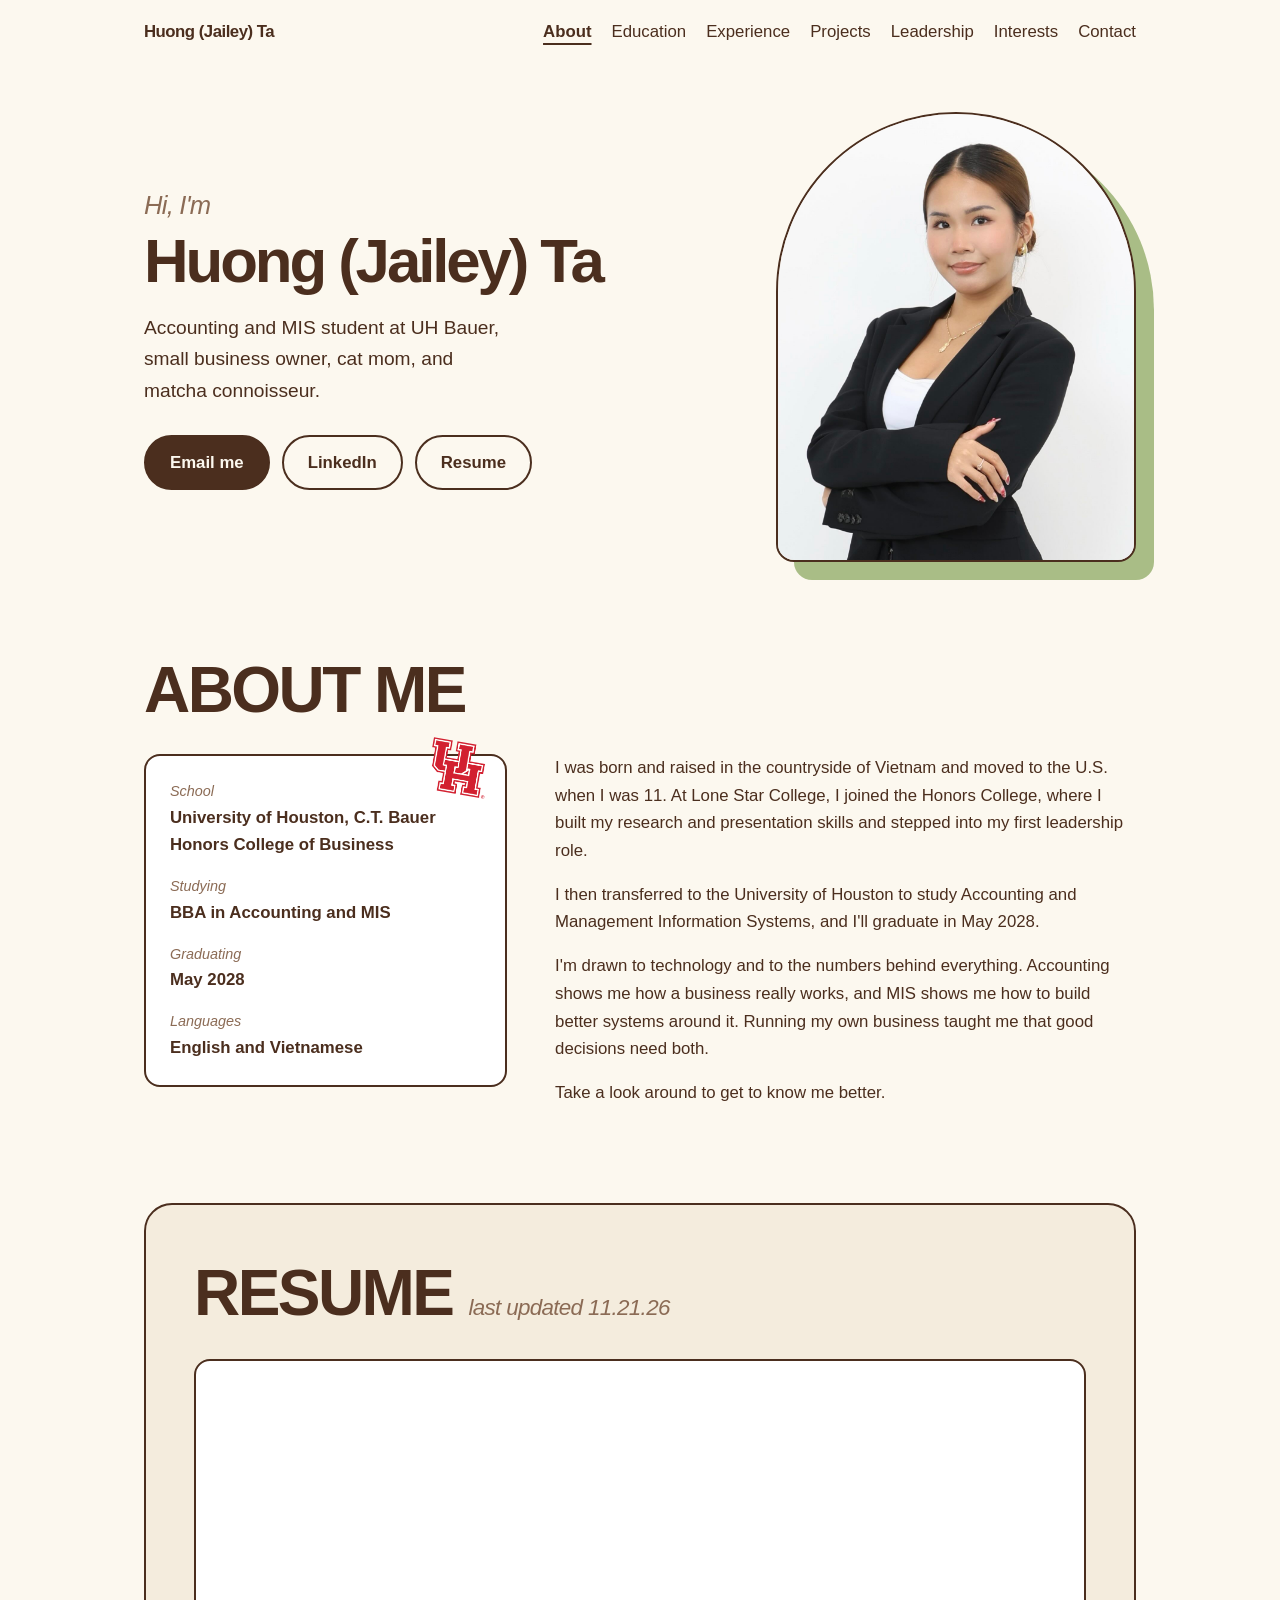
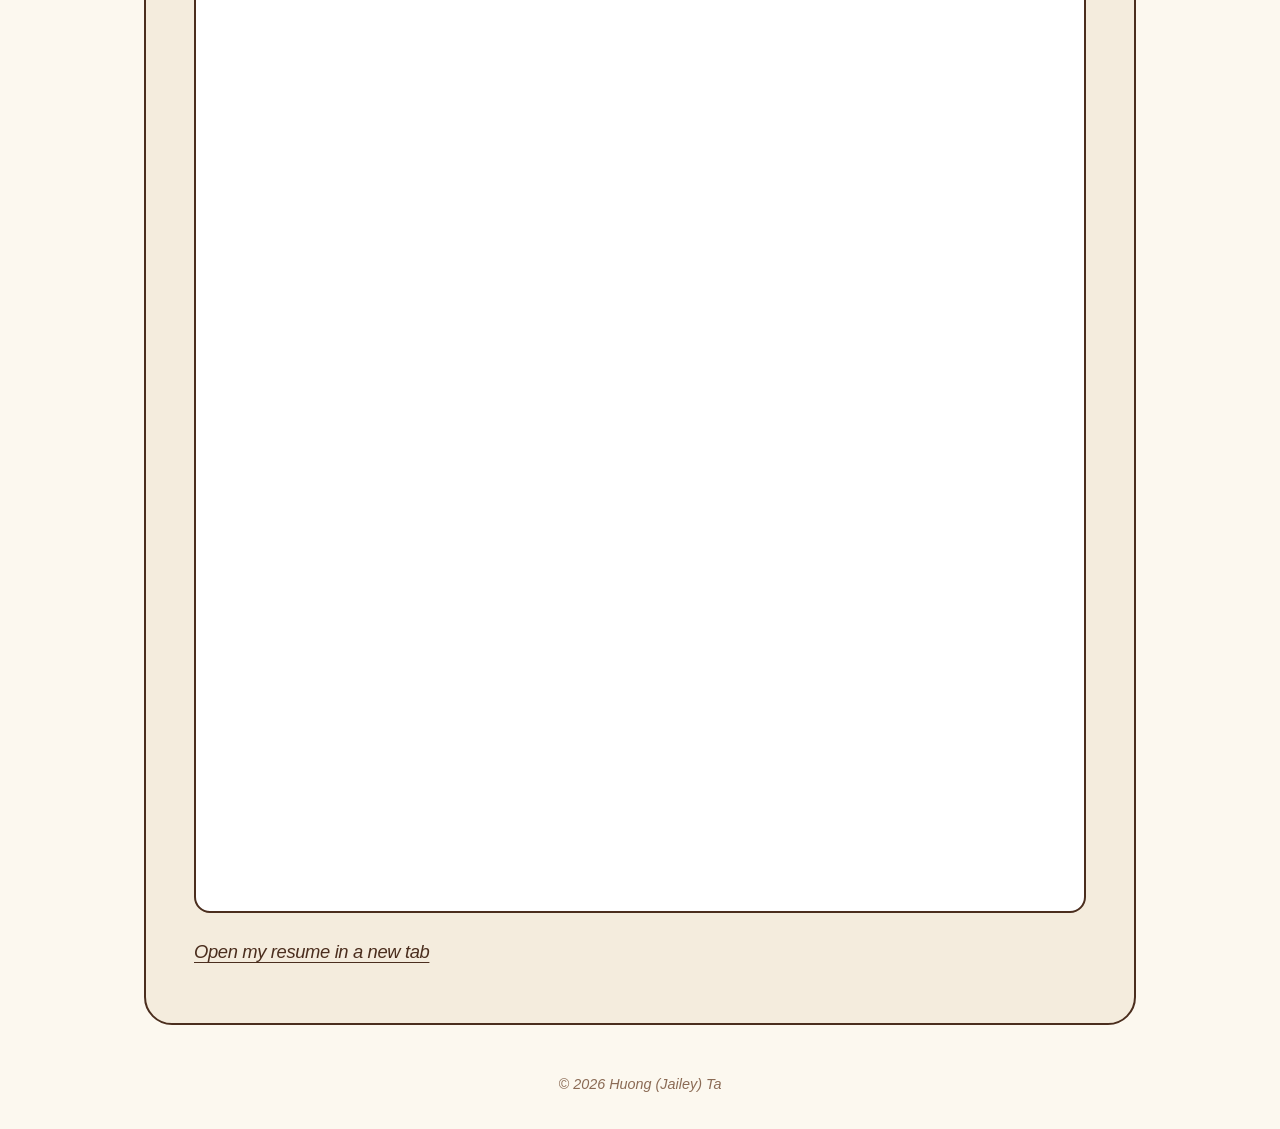
<file: index.html>
<!DOCTYPE html>
<html lang="en">
<head>
  <meta charset="UTF-8">
  <meta name="viewport" content="width=device-width, initial-scale=1">
  <title>Huong (Jailey) Ta</title>
  <link rel="stylesheet" href="style.css">
</head>
<body>

  <!-- ========== TOP MENU (stays at the top, hides when scrolling down) ========== -->
  <header class="topbar" id="topbar">
    <nav class="wrap">
      <a class="logo" href="#">Huong (Jailey) Ta</a>
      <div class="links">
        <a href="#about">About</a>
        <a href="#education">Education</a>
        <a href="#experience">Experience</a>
        <a href="#projects">Projects</a>
        <a href="#leadership">Leadership</a>
        <a href="#interests">Interests</a>
        <!-- GALLERY IS HIDDEN FOR NOW. To bring back the "Personal" dropdown with Gallery,
             delete the Interests line above and remove the comment marks around this block:
        <div class="dropdown">
          <button class="drop-btn" type="button" aria-haspopup="true">Personal <span aria-hidden="true">▾</span></button>
          <div class="drop-menu">
            <div class="drop-box">
              <a href="#interests">Interests</a>
              <a href="#gallery">Gallery</a>
            </div>
          </div>
        </div>
        -->
        <a href="#contact">Contact</a>
      </div>
    </nav>
  </header>

  <main class="wrap">

    <!-- ========== HOME (name + photo) ========== -->
    <div class="hero" id="home">
      <div class="hero-name">
        <p class="sub">Hi, I'm</p>
        <h1>Huong (Jailey) Ta</h1>
      </div>

      <!-- PHOTO: save your headshot as headshot.jpg in your portfolio folder -->
      <div class="portrait">
        <div class="pic">
          Your photo here
          <img src="headshot.jpg" alt="Huong (Jailey) Ta" onerror="this.remove()">
        </div>
      </div>

      <div class="hero-text">
        <p class="intro">Accounting and MIS student at UH Bauer, small business owner, cat mom, and matcha connoisseur.</p>
        <div class="actions">
          <a class="btn primary" href="mailto:huongjaileyta@gmail.com">Email me</a>
          <a class="btn" href="https://www.linkedin.com/in/huongjaileyta" target="_blank">LinkedIn</a>
          <a class="btn" href="resume.pdf" target="_blank">Resume</a>
        </div>
      </div>
    </div>

    <!-- ========== ABOUT ========== -->
    <section id="about">
      <div class="head">
        <h2>About me</h2>
      </div>
      <div class="about">
        <div class="facts">
          <img class="facts-logo" src="uh-logo.png" alt="University of Houston logo">
          <dl>
            <dt>School</dt>
            <dd>University of Houston, C.T. Bauer Honors College of Business</dd>
            <dt>Studying</dt>
            <dd>BBA in Accounting and MIS</dd>
            <dt>Graduating</dt>
            <dd>May 2028</dd>
            <dt>Languages</dt>
            <dd>English and Vietnamese</dd>
          </dl>
        </div>
        <div>
          <p>I was born and raised in the countryside of Vietnam and moved to the U.S. when I was 11. At Lone Star College, I joined the Honors College, where I built my research and presentation skills and stepped into my first leadership role.</p>
          <p>I then transferred to the University of Houston to study Accounting and Management Information Systems, and I'll graduate in May 2028.</p>
          <p>I'm drawn to technology and to the numbers behind everything. Accounting shows me how a business really works, and MIS shows me how to build better systems around it. Running my own business taught me that good decisions need both.</p>
          <p>Take a look around to get to know me better.</p>
        </div>
      </div>
    </section>

    <!-- ========== RESUME (shows on the first page under About) ==========
         To update: replace resume.pdf in your portfolio folder and change the date below. -->
    <section id="resume">
      <div class="head">
        <h2>Resume</h2>
        <span class="sub">last updated 11.21.26</span>
      </div>
      <div class="resume-frame">
        <iframe src="resume.pdf#view=FitH" title="Huong (Jailey) Ta resume"></iframe>
      </div>
      <a class="text-link" href="resume.pdf" target="_blank">Open my resume in a new tab</a>
    </section>

    <!-- ========== EDUCATION AND HONORS ========== -->
    <section id="education">
      <div class="head">
        <h2>Education and honors</h2>
      </div>

      <div class="entry">
        <div>
          <h3>University of Houston</h3>
          <p class="role">C.T. Bauer Honors College of Business</p>
          <p class="date">Expected May 2028</p>
        </div>
        <ul>
          <li>BBA in Accounting and Management Information Systems</li>
          <li>Member of Beta Alpha Psi and MISSO</li>
        </ul>
      </div>

      <div class="entry">
        <div>
          <h3>Lone Star College</h3>
          <p class="role">Associate of Arts in Business</p>
          <p class="date">May 2026</p>
        </div>
        <ul>
          <li>Honors College Fellow, International Track</li>
          <li>GPA: 3.8</li>
        </ul>
      </div>

      <div class="entry">
        <div>
          <h3>Universitat Autònoma de Barcelona</h3>
          <p class="role">Study abroad, Barcelona and Girona, Spain</p>
          <p class="date">May – June 2026</p>
        </div>
        <ul>
          <li>Selected as one of 26 students from the Lone Star College Honors College</li>
          <li>Completed Catalan Language (beginner, 8 credits) and Art and Architecture: Modernisme (11 credits)</li>
          <li>Spent 10 days exploring Catalan culture, food, traditions, and Gaudí's architecture</li>
        </ul>
      </div>

      <div class="entry">
        <div>
          <h3>Awards</h3>
        </div>
        <ul>
          <li>Student Research Award, 1st place, 2026</li>
          <li>Chancellor's Fellow Scholarship, 2024 – 2026</li>
        </ul>
      </div>

      <div class="entry">
        <div>
          <h3>Certifications</h3>
        </div>
        <ul>
          <li>Google Data Foundation</li>
          <li>Microsoft Azure Foundation</li>
        </ul>
      </div>
    </section>

    <!-- ========== EXPERIENCE ========== -->
    <section id="experience">
      <div class="head">
        <h2>Experience</h2>
      </div>

      <div class="entry">
        <div>
          <h3>Jailey's Artistry</h3>
          <p class="role">Owner</p>
          <p class="date">Oct 2023 – Present</p>
        </div>
        <ul>
          <li>Run a service business serving 20+ clients a month, including scheduling and daily operations</li>
          <li>Set pricing, marketing, and client-retention strategies to grow revenue</li>
          <li>Track revenue, expenses, and cash flow to budget, watch profitability, and keep accurate records</li>
        </ul>
      </div>

      <div class="entry">
        <div>
          <h3>The Bep Teahouse</h3>
          <p class="role">Manager</p>
          <p class="date">Apr 2023 – Sep 2026</p>
        </div>
        <ul>
          <li>Led 10+ staff per shift and oversaw daily operations</li>
          <li>Recruited, trained, and onboarded new hires within two weeks</li>
          <li>Monitored inventory and product usage to control costs and prevent shortages</li>
        </ul>
      </div>

    </section>

    <!-- ========== PROJECTS ========== -->
    <section id="projects">
      <div class="head">
        <h2>Projects</h2>
      </div>
      <div class="cards">

        <div class="card">
          <span class="pill">In development</span>
          <h3>bloomifi</h3>
          <p class="where">Founder</p>
          <p>A mobile-first money app for independent beauty pros like lash techs, nail artists, and estheticians.</p>
          <ul>
            <li>Planned the first version: manual entry and file import first, bank linking later</li>
            <li>Mapped a 12-week plan ending in a private beta with 10 to 20 users</li>
          </ul>
        </div>

        <div class="card">
          <span class="pill">Case competition</span>
          <h3>Pariveda Consulting Case Competition</h3>
          <p class="where">Pariveda Consulting x MISSO x BCO</p>
          <p>Our team designed an app to help a food distribution organization run more smoothly.</p>
          <ul>
            <li>A better scheduling system for volunteers</li>
            <li>Supply tracking so staff can quickly check what's in stock</li>
            <li>Pickup scheduling for families</li>
            <li>A map feature to find the nearest food distribution center</li>
          </ul>
        </div>

        <div class="card">
          <span class="pill">Nov 2026</span>
          <h3>Keep the Diesel Flowing</h3>
          <p class="where">Phillips 66 Case Competition, UH</p>
          <ul>
            <li>Analyzed financial and operational data on diesel shortages across six gas stations</li>
            <li>Ran a cost analysis to test whether each solution was financially feasible</li>
            <li>Presented our solution to Phillips 66 judges</li>
          </ul>
        </div>

        <div class="card">
          <span class="pill">Nov 2025</span>
          <h3>Harvesting Consequences</h3>
          <p class="where">Macroeconomics Honors research, Lone Star College</p>
          <ul>
            <li>Studied how U.S. immigration policies reshaped agricultural labor</li>
            <li>Compared labor trends, market prices, and policy changes across farm sectors</li>
            <li>Presented at GCIC Fall 2025 and the International Education Symposium</li>
          </ul>
        </div>


        <div class="card">
          <span class="pill">Mar 2025</span>
          <h3>Breaking Bonds</h3>
          <p class="where">Microeconomics Honors research, Lone Star College</p>
          <ul>
            <li>Studied how the U.S.-China trade conflict rippled through global markets, including farm exports</li>
            <li>Looked at what the conflict means for trade policy</li>
            <li>Presented at the Great Plains Honors Council Conference at the University of North Texas</li>
          </ul>
        </div>

        <div class="card">
          <span class="pill">2026</span>
          <h3>Art as Capital</h3>
          <p class="where">Honors research, Lone Star College</p>
          <ul>
            <li>Researched the Rockefeller Center mural controversy and the role of money in art</li>
            <li>Won 1st place in the Student Research Award</li>
            <li>Nominated to present at HURD, Spring 2026</li>
          </ul>
        </div>

      </div>
    </section>

    <!-- ========== LEADERSHIP ========== -->
    <section id="leadership">
      <div class="head">
        <h2>Leadership and involvement</h2>
      </div>

      <div class="entry">
        <div>
          <h3>Beta Alpha Psi</h3>
          <p class="role">Member</p>
          <p class="date">Aug 2026 – Present</p>
        </div>
        <ul>
          <li>Join professional development, networking, and accounting events with industry professionals</li>
          <li>Take part in service and career-building activities</li>
        </ul>
      </div>

      <div class="entry">
        <div>
          <h3>MISSO</h3>
          <p class="role">Member</p>
          <p class="date">Aug 2026 – Present</p>
        </div>
        <ul>
          <li>Attend workshops and meetings to explore MIS career paths</li>
          <li>Network with employers through MISSO partnerships</li>
        </ul>
      </div>

      <div class="entry">
        <div>
          <h3>The Honors College at Lone Star College</h3>
          <p class="role">Lead and Social Media Specialist</p>
          <p class="date">Jan 2025 – May 2026</p>
        </div>
        <ul>
          <li>Led and mentored 15 Honors students and coordinated workshops and events</li>
          <li>Managed social media content for Honors initiatives</li>
          <li>Gave 40+ hours of community service through campus events</li>
        </ul>
      </div>
    </section>

    <!-- ========== INTERESTS ==========
         Change any text below to make it yours. To add an interest, copy one <div class="interest"> block. -->
    <section id="interests">
      <div class="head">
        <h2>Interests</h2>
      </div>

      <div class="currently">
        <div>
          <p class="label">Currently building</p>
          <p class="value">bloomifi, a money app for beauty pros</p>
        </div>
        <div>
          <p class="label">Currently learning</p>
          <p class="value">HTML and CSS, by coding this site</p>
        </div>
        <div>
          <p class="label">Currently sipping</p>
          <p class="value">Matcha, always</p>
        </div>
      </div>

      <div class="interest-grid">
        <div class="interest">
          <h3>Weightlifting</h3>
          <p>Lifting keeps me disciplined and clear-headed. I've even looked into competing.</p>
        </div>
        <div class="interest">
          <h3>Matcha</h3>
          <p>From ceremonial grades to first harvests, I love tasting and sourcing good matcha.</p>
        </div>
        <div class="interest">
          <h3>Reading</h3>
          <p>Self-growth, philosophy, and a good thriller.</p>
          <a class="card-link" href="books.html">See what I've read</a>
        </div>
        <div class="interest">
          <h3>Travel</h3>
          <p>Most recently Barcelona and Girona, Spain, where I studied Catalan and Gaudí's architecture.</p>
        </div>
        <div class="interest">
          <h3>Hiking</h3>
          <p>My favorite way to reset and get outside.</p>
        </div>
        <div class="interest">
          <h3>Poetry</h3>
          <p>I love how a poem can say so much in just a few lines.</p>
        </div>
        <div class="interest">
          <h3>Design</h3>
          <p>I love making things look good, including this website, which I coded myself.</p>
        </div>
        <div class="interest">
          <h3>Cat mom</h3>
          <p>Proud cat mom. Ask me for pictures.</p>
        </div>
      </div>
    </section>

    <!-- GALLERY IS HIDDEN FOR NOW. To bring it back, delete this line and the matching one below.
    <!~~ ========== GALLERY ==========
         1. Save photos as gallery1.jpg, gallery2.jpg, and so on in your portfolio folder.
         2. Write each photo's description inside its <figcaption>. It shows when you hover.
         3. To add more photos, copy one whole <figure> ... </figure> block and change the number. ~~>
    <section id="gallery">
      <div class="head">
        <h2>Gallery</h2>
      </div>
      <div class="gallery">
        <figure class="pic" tabindex="0">
          Photo 1
          <img src="gallery1.jpg" alt="" onerror="this.remove()">
          <figcaption>Write a description for photo 1</figcaption>
        </figure>
        <figure class="pic" tabindex="0">
          Photo 2
          <img src="gallery2.jpg" alt="" onerror="this.remove()">
          <figcaption>Write a description for photo 2</figcaption>
        </figure>
        <figure class="pic" tabindex="0">
          Photo 3
          <img src="gallery3.jpg" alt="" onerror="this.remove()">
          <figcaption>Write a description for photo 3</figcaption>
        </figure>
        <figure class="pic" tabindex="0">
          Photo 4
          <img src="gallery4.jpg" alt="" onerror="this.remove()">
          <figcaption>Write a description for photo 4</figcaption>
        </figure>
        <figure class="pic" tabindex="0">
          Photo 5
          <img src="gallery5.jpg" alt="" onerror="this.remove()">
          <figcaption>Write a description for photo 5</figcaption>
        </figure>
        <figure class="pic" tabindex="0">
          Photo 6
          <img src="gallery6.jpg" alt="" onerror="this.remove()">
          <figcaption>Write a description for photo 6</figcaption>
        </figure>
      </div>
    </section>
    END OF HIDDEN GALLERY -->

    <!-- ========== CONTACT ========== -->
    <section class="contact" id="contact">
    <h2>Let's connect</h2>
    <p>I'm open to accounting, audit, and tech internships. Email is the fastest way to reach me.</p>
    <div class="actions">
      <a class="btn primary" href="mailto:huongjaileyta@gmail.com">huongjaileyta@gmail.com</a>
      <a class="btn" href="https://www.linkedin.com/in/huongjaileyta" target="_blank">LinkedIn</a>
      <a class="btn" href="resume.pdf" target="_blank">Resume</a>
    </div>
    </section>
  </main>

  <footer>© 2026 Huong (Jailey) Ta</footer>

  <script>
    const bar = document.getElementById('topbar');
    const home = document.getElementById('home');
    const sections = [...document.querySelectorAll('main > section')];
    const menuLinks = [...document.querySelectorAll('.links a')];

    // Show one section at a time. The menu links change the address (#about, #projects...)
    // and this shows the matching section.
    function showSection() {
      // The first page (photo + About + Resume) shows when nothing is picked or "About" is clicked
      const firstPage = ['about', 'resume'];
      const id = location.hash.slice(1);
      const picked = sections.find(sec => sec.id === id && !firstPage.includes(id));
      sections.forEach(sec => sec.hidden = picked ? sec !== picked : !firstPage.includes(sec.id));
      home.hidden = Boolean(picked);
      const activeId = picked ? picked.id : 'about';
      menuLinks.forEach(link => link.classList.toggle('active', link.getAttribute('href') === '#' + activeId));
      const dropBtn = document.querySelector('.drop-btn');
      if (dropBtn) dropBtn.classList.toggle('active', ['interests', 'gallery'].includes(activeId));
      if (document.activeElement) document.activeElement.blur();
      requestAnimationFrame(() => {
        window.scrollTo(0, 0);
        bar.classList.remove('hide');
      });
    }
    window.addEventListener('hashchange', showSection);
    window.addEventListener('load', showSection);
    showSection();

    // Hide the menu when scrolling down, bring it back when scrolling up
    let lastY = window.scrollY;
    window.addEventListener('scroll', () => {
      const y = window.scrollY;
      bar.classList.toggle('hide', y > lastY && y > 80);
      bar.classList.toggle('scrolled', y > 10);
      lastY = y;
    }, { passive: true });
  </script>
</body>
</html>
</file>
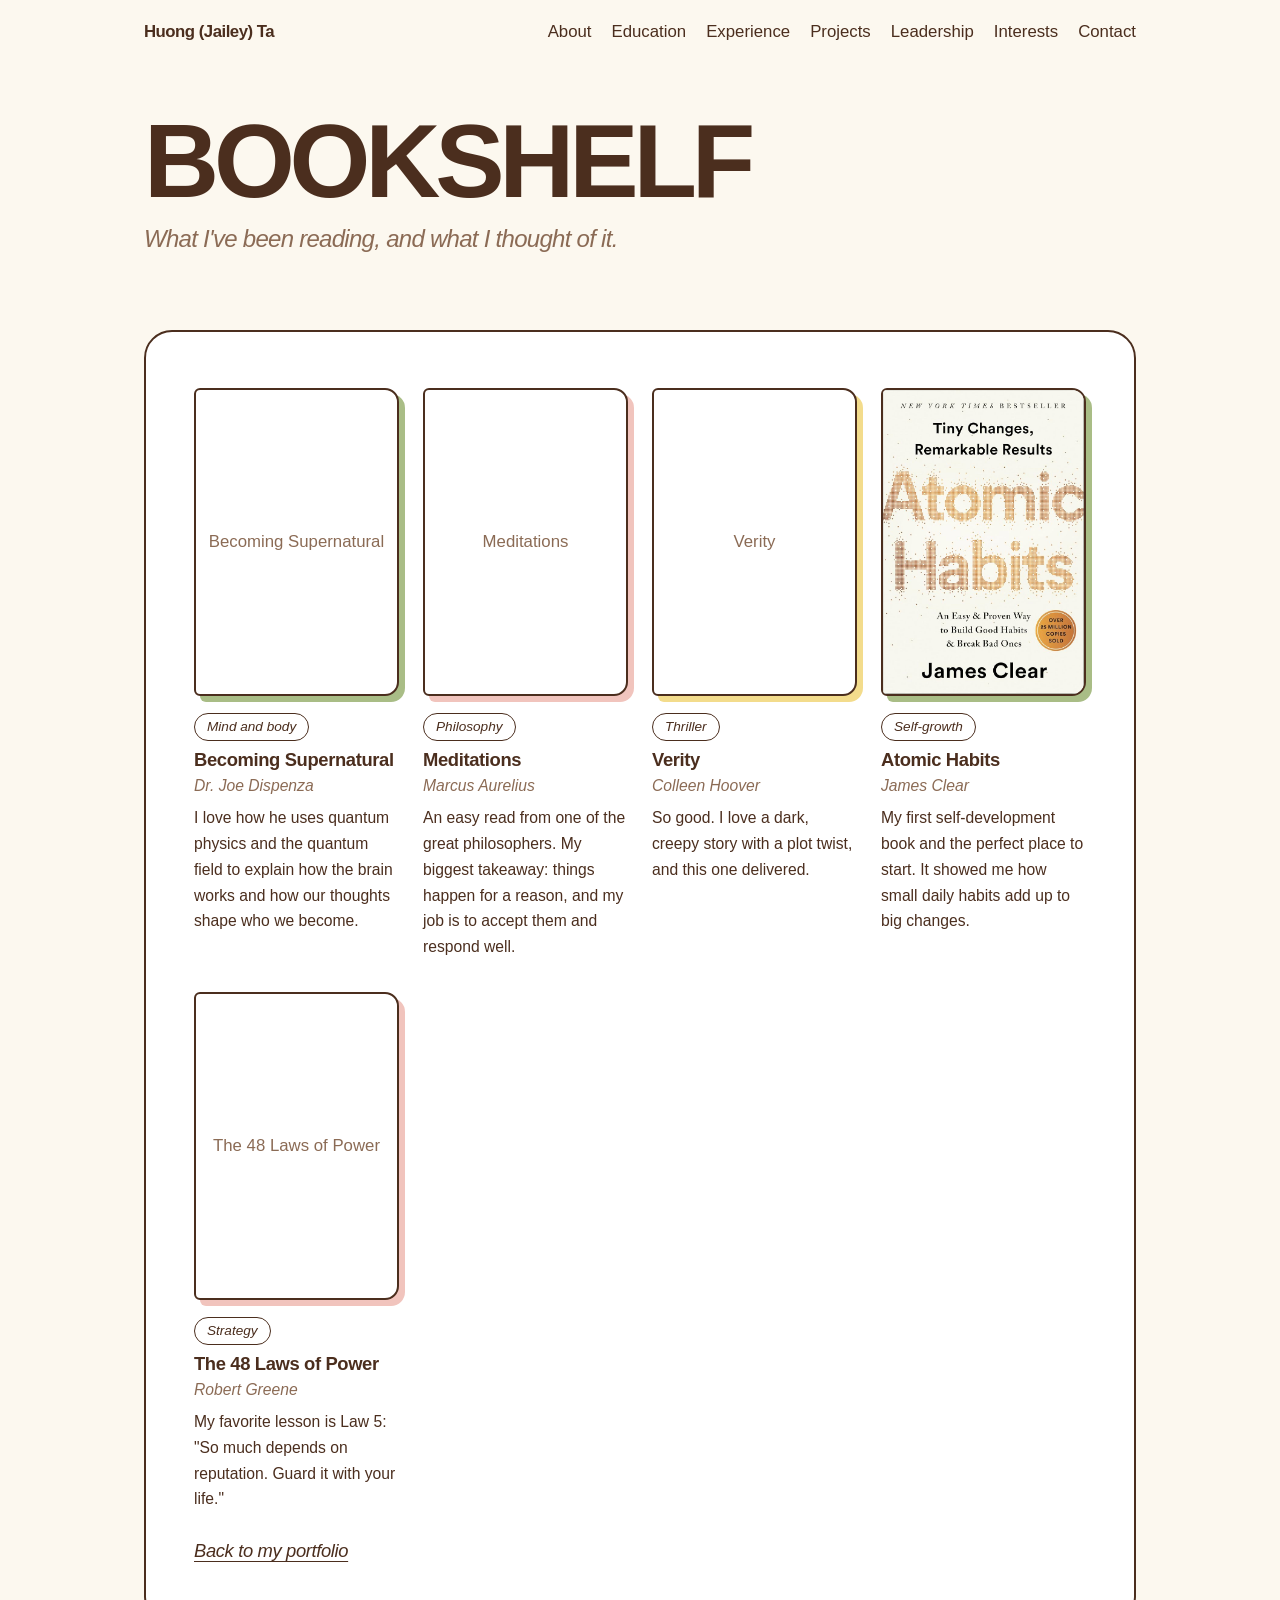
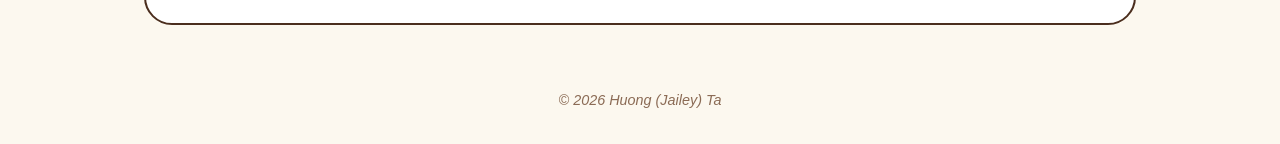
<file: books.html>
<!DOCTYPE html>
<html lang="en">
<head>
  <meta charset="UTF-8">
  <meta name="viewport" content="width=device-width, initial-scale=1">
  <title>Bookshelf | Huong (Jailey) Ta</title>
  <link rel="stylesheet" href="style.css">
</head>
<body>

  <!-- ========== TOP MENU (stays at the top, hides when scrolling down) ========== -->
  <header class="topbar" id="topbar">
    <nav class="wrap">
      <a class="logo" href="index.html">Huong (Jailey) Ta</a>
      <div class="links">
        <a href="index.html#about">About</a>
        <a href="index.html#education">Education</a>
        <a href="index.html#experience">Experience</a>
        <a href="index.html#projects">Projects</a>
        <a href="index.html#leadership">Leadership</a>
        <a href="index.html#interests">Interests</a>
        <!-- GALLERY IS HIDDEN FOR NOW. To bring back the "Personal" dropdown with Gallery,
             delete the Interests line above and remove the comment marks around this block:
        <div class="dropdown">
          <button class="drop-btn" type="button" aria-haspopup="true">Personal <span aria-hidden="true">▾</span></button>
          <div class="drop-menu">
            <div class="drop-box">
              <a href="index.html#interests">Interests</a>
              <a href="index.html#gallery">Gallery</a>
            </div>
          </div>
        </div>
        -->
        <a href="index.html#contact">Contact</a>
      </div>
    </nav>
  </header>


  <div class="wrap">


    <header class="page-head">
      <h1>Bookshelf</h1>
      <p class="sub">What I've been reading, and what I thought of it.</p>
    </header>

    <!-- ========== BOOKS ==========
         For each book:
         1. Covers load from Open Library (a free online book library). To use your own picture instead,
            save it in your portfolio folder and change src="..." to the file name, like src="book1.jpg".
         2. Change the title, author, and your note.
         3. To add a book, copy one whole <figure class="book"> ... </figure> block. -->
    <section>
      <div class="shelf">

        <figure class="book">
          <div class="cover">Becoming Supernatural<img src="https://covers.openlibrary.org/b/isbn/9781401953096-L.jpg?default=false" alt="Cover of Becoming Supernatural" onerror="this.remove()"></div>
          <span class="pill">Mind and body</span>
          <h3>Becoming Supernatural</h3>
          <p class="author">Dr. Joe Dispenza</p>
          <p>I love how he uses quantum physics and the quantum field to explain how the brain works and how our thoughts shape who we become.</p>
        </figure>

        <figure class="book">
          <div class="cover">Meditations<img src="https://covers.openlibrary.org/b/isbn/0812968255-L.jpg?default=false" alt="Cover of Meditations" onerror="this.remove()"></div>
          <span class="pill">Philosophy</span>
          <h3>Meditations</h3>
          <p class="author">Marcus Aurelius</p>
          <p>An easy read from one of the great philosophers. My biggest takeaway: things happen for a reason, and my job is to accept them and respond well.</p>
        </figure>

        <figure class="book">
          <div class="cover">Verity<img src="https://covers.openlibrary.org/b/isbn/9781538724736-L.jpg?default=false" alt="Cover of Verity" onerror="this.remove()"></div>
          <span class="pill">Thriller</span>
          <h3>Verity</h3>
          <p class="author">Colleen Hoover</p>
          <p>So good. I love a dark, creepy story with a plot twist, and this one delivered.</p>
        </figure>

        <figure class="book">
          <div class="cover">Atomic Habits<img src="book4.png" alt="Cover of Atomic Habits" onerror="this.remove()"></div>
          <span class="pill">Self-growth</span>
          <h3>Atomic Habits</h3>
          <p class="author">James Clear</p>
          <p>My first self-development book and the perfect place to start. It showed me how small daily habits add up to big changes.</p>
        </figure>

        <figure class="book">
          <div class="cover">The 48 Laws of Power<img src="https://covers.openlibrary.org/b/isbn/0140280197-L.jpg?default=false" alt="Cover of The 48 Laws of Power" onerror="this.remove()"></div>
          <span class="pill">Strategy</span>
          <h3>The 48 Laws of Power</h3>
          <p class="author">Robert Greene</p>
          <p>My favorite lesson is Law 5: "So much depends on reputation. Guard it with your life."</p>
        </figure>

      </div>
      <a class="text-link" href="index.html#interests">Back to my portfolio</a>
    </section>

  </div>

  <footer style="background:none;color:var(--brown-soft);padding-top:1rem">© 2026 Huong (Jailey) Ta</footer>

  <script>
    const bar = document.getElementById('topbar');
    let lastY = window.scrollY;
    window.addEventListener('scroll', () => {
      const y = window.scrollY;
      bar.classList.toggle('hide', y > lastY && y > 80);
      bar.classList.toggle('scrolled', y > 10);
      lastY = y;
    }, { passive: true });
  </script>
</body>
</html>
</file>
<file: style.css>
/* ========== COLORS AND FONT (change these to restyle everything) ========== */
:root {
  --cream: #FCF8EF;
  --paper: #FFFFFF;
  --brown: #4B2E1E;       /* main text */
  --brown-soft: #8B6B55;  /* subtitles and dates */
  --line: #E6DACA;
  --matcha: #A9BD86;
  --blush: #F1C4BD;
  --butter: #F3DC8C;
  --font: "Helvetica Neue", Helvetica, Arial, sans-serif;
}

/* ========== BASICS ========== */
* { box-sizing: border-box; }
body {
  margin: 0;
  background: var(--cream);
  color: var(--brown);
  font-family: var(--font);
  font-size: 1.05rem;
  line-height: 1.65;
}
.wrap {
  max-width: 1040px;
  margin: 0 auto;
  padding: 0 1.5rem;
}
h1, h2, h3 { margin: 0; }
a { color: inherit; }

/* Big titles: bold, all caps, letters close together */
h2 {
  font-weight: 700;
  text-transform: uppercase;
  letter-spacing: -0.04em;
  line-height: 1;
}
/* Item titles (jobs, projects) */
h3 {
  font-weight: 600;
  letter-spacing: -0.02em;
  font-size: 1.35rem;
  line-height: 1.2;
}
/* Small subtitles: italic, not bold, letters close together */
.sub {
  font-style: italic;
  font-weight: 400;
  letter-spacing: -0.03em;
  color: var(--brown-soft);
}

[hidden] { display: none !important; }

/* ========== TOP MENU ========== */
.topbar {
  position: sticky;
  top: 0;
  z-index: 50;
  background: var(--cream);
  border-bottom: 1px solid transparent;
  transition: transform 0.3s ease, border-color 0.3s;
}
.topbar.scrolled { border-bottom-color: var(--line); }
.topbar.hide { transform: translateY(-100%); }
.topbar nav {
  display: flex;
  justify-content: space-between;
  align-items: center;
  gap: 1rem;
  padding-top: 1.1rem;
  padding-bottom: 1.1rem;
}
nav .logo {
  font-weight: 700;
  letter-spacing: -0.03em;
  text-decoration: none;
}
nav .links { display: flex; gap: 1.25rem; }
nav .links a {
  text-decoration: none;
  display: inline-block;
  transition: transform 0.2s ease;
}
/* ----- Dropdown ("Personal") ----- */
.dropdown { position: relative; display: inline-block; }
.drop-btn {
  font: inherit;
  color: inherit;
  background: none;
  border: 0;
  padding: 0;
  cursor: pointer;
  transition: transform 0.2s ease;
}
.drop-btn:hover, .dropdown:focus-within .drop-btn { transform: translateY(-4px); }
.drop-btn.active {
  font-weight: 700;
  text-decoration: underline;
  text-decoration-thickness: 2px;
  text-underline-offset: 6px;
}
.drop-menu {
  position: absolute;
  top: 100%;
  left: 50%;
  transform: translateX(-50%);
  padding-top: 0.6rem;          /* invisible bridge so the menu stays open */
  display: none;
  z-index: 60;
}
.dropdown:hover .drop-menu,
.dropdown:focus-within .drop-menu { display: block; }
.drop-box {
  display: flex;
  flex-direction: column;
  gap: 0.35rem;
  background: var(--paper);
  border: 2px solid var(--brown);
  border-radius: 14px;
  padding: 0.6rem 1.1rem;
  min-width: 140px;
}

/* Menu links float up a little when you hover */
nav .links a:hover { transform: translateY(-4px); }

nav .links a.active {
  font-weight: 700;
  text-decoration: underline;
  text-decoration-thickness: 2px;
  text-underline-offset: 6px;
}

/* ========== HEADER (name next to photo) ========== */
.hero {
  display: grid;
  grid-template-columns: 1.2fr 1fr;
  grid-template-areas:
    "name  photo"
    "text  photo";
  column-gap: 3rem;
  align-items: end;
  padding: 3rem 0 3rem;
}
.hero-name  { grid-area: name; }
.hero-text  { grid-area: text; align-self: start; }
.portrait   { grid-area: photo; }

.hero .sub { font-size: 1.6rem; margin: 0 0 0.25rem; }
.hero-name { container-type: inline-size; }
.hero h1 {
  font-weight: 700;
  font-size: clamp(2rem, 6vw, 4rem);
  font-size: min(12cqi, 5rem);   /* grows with the space so the name fits on one line */
  letter-spacing: -0.05em;
  line-height: 1;
  white-space: nowrap;
}
.intro {
  font-size: 1.2rem;
  max-width: 34ch;
  margin: 1.25rem 0 0;
}
.actions {
  display: flex;
  gap: 0.75rem;
  flex-wrap: wrap;
  margin-top: 1.75rem;
}
.btn {
  padding: 0.75rem 1.5rem;
  border: 2px solid var(--brown);
  border-radius: 999px;
  text-decoration: none;
  font-weight: 600;
}
.btn.primary { background: var(--brown); color: var(--cream); }
.btn:hover { background: var(--matcha); color: var(--brown); }

/* ========== PHOTOS (headshot and gallery) ========== */
.pic {
  position: relative;
  margin: 0;
  background: var(--line);
  display: flex;
  align-items: center;
  justify-content: center;
  color: var(--brown-soft);
  text-align: center;
  overflow: hidden;
  cursor: pointer;
}
.pic img {
  position: absolute;
  inset: 0;
  width: 100%;
  height: 100%;
  object-fit: cover;
}
/* The description slides up when you hover (or tap on a phone) */
.pic figcaption {
  position: absolute;
  left: 0; right: 0; bottom: 0;
  padding: 0.9rem 1rem;
  background: rgba(75, 46, 30, 0.88);
  color: var(--cream);
  font-size: 0.95rem;
  line-height: 1.4;
  text-align: left;
  transform: translateY(101%);
  transition: transform 0.25s ease;
}
.pic:hover figcaption,
.pic:focus figcaption { transform: translateY(0); }
.pic:focus { outline: 3px solid var(--brown); outline-offset: 3px; }

.portrait {
  position: relative;
  width: min(100%, 360px);
  justify-self: end;
}
.portrait::before {
  content: "";
  position: absolute;
  inset: 18px -18px -18px 18px;
  background: var(--matcha);
  border-radius: 200px 200px 20px 20px;
}
.portrait .pic {
  cursor: default;
  aspect-ratio: 4 / 5;
  border: 2px solid var(--brown);
  border-radius: 200px 200px 20px 20px;
}

.gallery {
  display: grid;
  grid-template-columns: repeat(3, 1fr);
  gap: 1rem;
}
.gallery .pic {
  aspect-ratio: 1 / 1;
  background: var(--paper);
  border: 2px dashed var(--line);
  border-radius: 16px;
}

/* ========== SECTIONS ========== */
section {
  margin: 2rem 0 3rem;
  padding: 3.5rem 3rem;
  border: 2px solid var(--brown);
  border-radius: 28px;
  background: var(--paper);
}
section:nth-of-type(even) { background: #F4ECDD; }
.head {
  display: flex;
  align-items: baseline;
  flex-wrap: wrap;
  gap: 0.25rem 1rem;
  margin-bottom: 2rem;
}
.head h2 { font-size: clamp(2.4rem, 6vw, 4rem); }
.head .sub { font-size: 1.4rem; }

/* About */
.about {
  display: grid;
  grid-template-columns: 1fr 1.6fr;
  gap: 3rem;
}
.about p { margin: 0 0 1rem; max-width: 62ch; }
.facts {
  position: relative;
  background: var(--paper);
  border: 2px solid var(--brown);
  border-radius: 16px;
  padding: 1.5rem;
  align-self: start;
}
.facts dl { margin: 0; }
/* UH logo: small and tilted, like a sticker on the corner of the box */
.facts-logo {
  position: absolute;
  top: -14px;
  right: 16px;
  width: 60px;
  transform: rotate(10deg);
}

/* About section has no frame (only the school box does) */
#about {
  border: none;
  background: transparent;
  padding: 1rem 0 2rem;
}
.facts dt { font-style: italic; color: var(--brown-soft); font-size: 0.9rem; }
.facts dd { margin: 0 0 1rem; font-weight: 600; }
.facts dd:last-child { margin-bottom: 0; }

/* Experience and leadership rows */
.entry {
  display: grid;
  grid-template-columns: 1fr 1.8fr;
  gap: 2rem;
  padding: 1.75rem 0;
  border-bottom: 1px solid var(--line);
}
.entry:last-child { border-bottom: none; }
.role { font-weight: 600; margin: 0.35rem 0 0; }
.date { font-style: italic; color: var(--brown-soft); margin: 0; font-size: 0.95rem; }
ul { margin: 0; padding-left: 1.1rem; }
li { margin-bottom: 0.45rem; }

/* Project cards */
.cards {
  display: grid;
  grid-template-columns: repeat(2, 1fr);
  gap: 1.25rem;
}
.card {
  border: 2px solid var(--brown);
  border-radius: 20px;
  padding: 1.5rem;
  display: flex;
  flex-direction: column;
  gap: 0.6rem;
}
.card:nth-child(4n+1) { background: var(--matcha); }
.card:nth-child(4n+2) { background: var(--blush); }
.card:nth-child(4n+3) { background: var(--butter); }
.card:nth-child(4n)   { background: var(--paper); }
.card .where { font-weight: 600; font-size: 0.95rem; margin: 0; }
.card p { margin: 0; }
.card ul { font-size: 0.98rem; }
.pill {
  align-self: flex-start;
  background: var(--paper);
  border: 1.5px solid var(--brown);
  border-radius: 999px;
  padding: 0.1rem 0.75rem;
  font-size: 0.85rem;
  font-style: italic;
}

/* Interests */
.chips { display: flex; flex-wrap: wrap; gap: 0.75rem; }
.chip {
  border: 2px solid var(--brown);
  border-radius: 999px;
  padding: 0.5rem 1.1rem;
  font-weight: 500;
}
.chip:nth-child(3n+1) { background: var(--matcha); }
.chip:nth-child(3n+2) { background: var(--blush); }
.chip:nth-child(3n)   { background: var(--butter); }

/* Contact */
.contact,
section.contact:nth-of-type(even) {
  background: var(--brown);
  color: var(--cream);
  text-align: center;
  padding: 5rem 1.5rem;
}
.contact h2 { font-size: clamp(2.8rem, 8vw, 5.5rem); }
.contact p { max-width: 46ch; margin: 1rem auto 0; }
.contact .actions { justify-content: center; }
.contact .btn { border-color: var(--cream); color: var(--cream); }
.contact .btn.primary { background: var(--cream); color: var(--brown); }
.contact .btn:hover { background: var(--matcha); border-color: var(--matcha); color: var(--brown); }
footer {
  color: var(--brown-soft);
  text-align: center;
  font-size: 0.9rem;
  font-style: italic;
  padding: 0 0 2rem;
}

a:focus-visible { outline: 3px solid var(--brown); outline-offset: 3px; }
.contact a:focus-visible { outline-color: var(--cream); }
@media (prefers-reduced-motion: reduce) {
  .pic figcaption { transition: none; }
  nav .links a { transition: none; }
  nav .links a:hover { transform: none; }
}

/* ========== LINKS ========== */
.text-link {
  display: inline-block;
  margin-top: 1.5rem;
  font-style: italic;
  font-size: 1.15rem;
  letter-spacing: -0.02em;
  text-underline-offset: 4px;
}
.text-link:hover { color: var(--brown-soft); }

/* ========== BOOKS PAGE ========== */
.page-head { padding: 3rem 0 2.5rem; }
.page-head h1 {
  font-weight: 700;
  text-transform: uppercase;
  letter-spacing: -0.05em;
  line-height: 0.95;
  font-size: clamp(3rem, 10vw, 6.5rem);
}
.page-head .sub { font-size: 1.5rem; margin: 0.5rem 0 0; }
.shelf {
  display: grid;
  grid-template-columns: repeat(4, 1fr);
  gap: 2rem 1.5rem;
}
.book { margin: 0; }
.book .cover {
  position: relative;
  aspect-ratio: 2 / 3;
  border: 2px solid var(--brown);
  border-radius: 6px 14px 14px 6px;
  background: var(--paper);
  display: flex;
  align-items: center;
  justify-content: center;
  text-align: center;
  color: var(--brown-soft);
  overflow: hidden;
  box-shadow: 6px 6px 0 var(--matcha);
}
.book:nth-child(3n+2) .cover { box-shadow: 6px 6px 0 var(--blush); }
.book:nth-child(3n) .cover { box-shadow: 6px 6px 0 var(--butter); }
.book .cover img {
  position: absolute;
  inset: 0;
  width: 100%;
  height: 100%;
  object-fit: cover;
}
.book .pill { display: inline-block; margin-top: 1.1rem; }
.book h3 { margin-top: 0.5rem; font-size: 1.15rem; }
.book .author { font-style: italic; color: var(--brown-soft); margin: 0.1rem 0 0.4rem; }
.book p { margin: 0; font-size: 0.98rem; }
@media (max-width: 800px) {
  .shelf { grid-template-columns: repeat(2, 1fr); }
}

/* ========== INTERESTS ========== */
.currently {
  display: grid;
  grid-template-columns: repeat(3, 1fr);
  gap: 1rem;
  margin-bottom: 2rem;
}
.currently > div {
  background: var(--cream);
  border: 2px dashed var(--brown);
  border-radius: 16px;
  padding: 1rem 1.25rem;
}
.currently p { margin: 0; }
.currently .label { font-style: italic; color: var(--brown-soft); font-size: 0.95rem; }
.currently .value { font-weight: 600; }
.interest-grid {
  display: grid;
  grid-template-columns: repeat(4, 1fr);
  gap: 1rem;
}
.interest {
  border: 2px solid var(--brown);
  border-radius: 18px;
  padding: 1.25rem;
  transition: transform 0.2s ease;
}
.interest:hover { transform: translateY(-4px) rotate(-1deg); }
.interest:nth-child(4n+1) { background: var(--matcha); }
.interest:nth-child(4n+2) { background: var(--blush); }
.interest:nth-child(4n+3) { background: var(--butter); }
.interest:nth-child(4n)   { background: var(--paper); }
.interest h3 { font-size: 1.2rem; margin-bottom: 0.4rem; }
.interest p { margin: 0; font-size: 0.98rem; line-height: 1.5; }
.card-link {
  display: inline-block;
  margin-top: 0.6rem;
  font-weight: 600;
  font-style: italic;
  text-underline-offset: 4px;
}
@media (max-width: 900px) {
  .interest-grid { grid-template-columns: repeat(2, 1fr); }
}
@media (max-width: 600px) {
  .currently { grid-template-columns: 1fr; }
  .interest-grid { grid-template-columns: 1fr; }
}
@media (prefers-reduced-motion: reduce) {
  .interest, .interest:hover { transition: none; transform: none; }
}

/* ========== RESUME VIEWER ========== */
.resume-frame {
  aspect-ratio: 8.5 / 11;
  border: 2px solid var(--brown);
  border-radius: 16px;
  overflow: hidden;
  background: var(--paper);
}
.resume-frame iframe {
  width: 100%;
  height: 100%;
  border: 0;
}

/* ========== PHONE AND TABLET ========== */
@media (max-width: 800px) {
  .about, .entry { grid-template-columns: 1fr; gap: 0.5rem; }
  .about { gap: 2rem; }
  .cards { grid-template-columns: 1fr; }
  .gallery { grid-template-columns: repeat(2, 1fr); }
  nav .links { gap: 1rem; font-size: 0.95rem; }

  /* Photo stays next to the name, just smaller */
  .hero {
    grid-template-columns: 1fr auto;
    grid-template-areas:
      "name  name"
      "text  photo";
    column-gap: 1.25rem;
    align-items: start;
    padding-top: 1.5rem;
  }
  .portrait { width: clamp(110px, 32vw, 220px); }
  .portrait::before { inset: 8px -8px -8px 8px; }
  .hero .sub { font-size: 1.2rem; }
}
@media (max-width: 900px) {
  .topbar nav { flex-wrap: wrap; row-gap: 0.5rem; }
  nav .links {
    width: 100%;
    overflow-x: auto;
    gap: 1.1rem;
    padding-bottom: 0.25rem;
    white-space: nowrap;
    scrollbar-width: none;
  }
  nav .links::-webkit-scrollbar { display: none; }
  .drop-btn { display: none; }
  .drop-menu, .dropdown:hover .drop-menu { display: contents; }
  .drop-box { display: contents; }
  .dropdown { display: contents; }
}
@media (max-width: 600px) {
  section { padding: 2.25rem 1.25rem; border-radius: 20px; }
}
</file>
